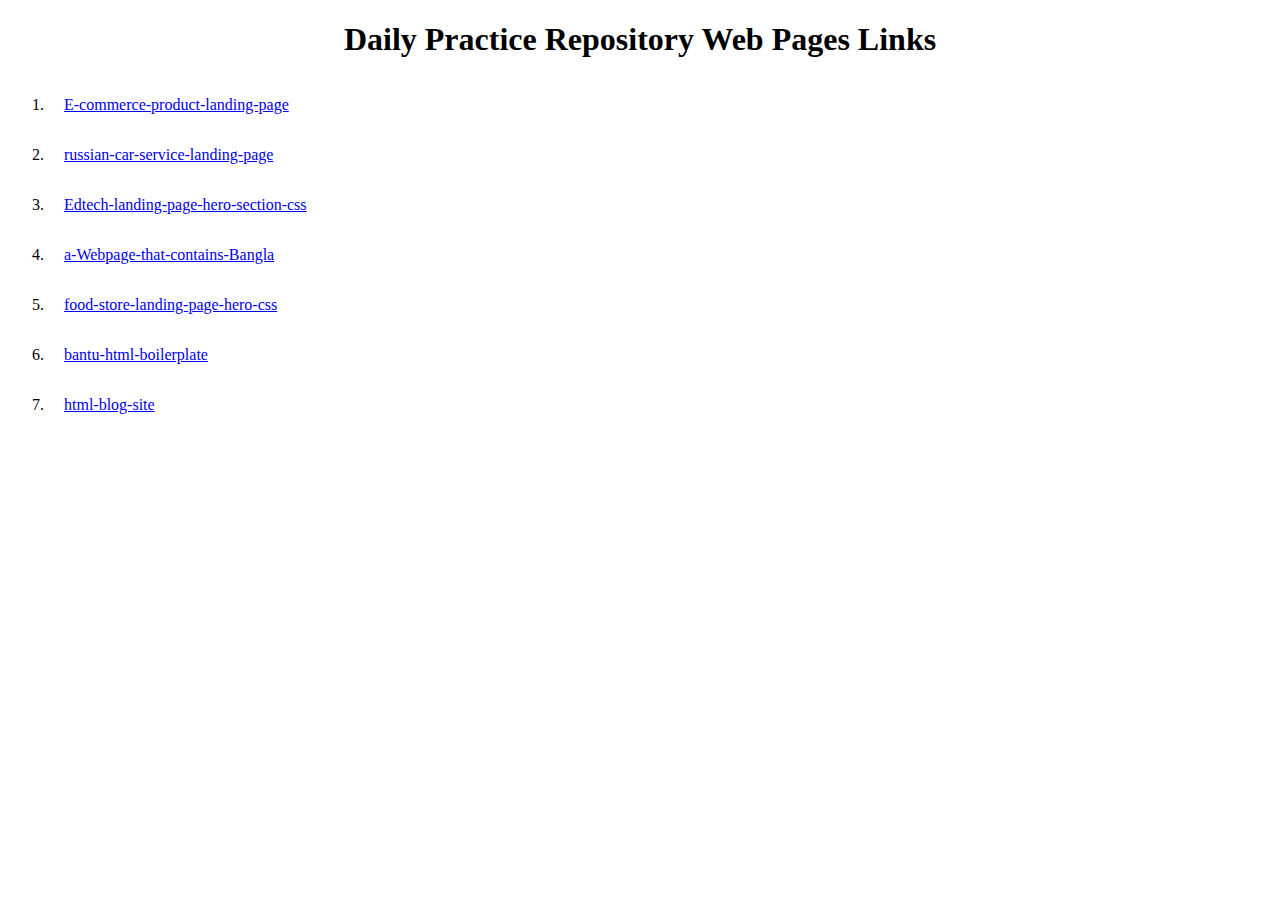
<file: index.html>
<!DOCTYPE html>
<html lang="en">
<head>
    <meta charset="UTF-8">
    <meta name="viewport" content="width=device-width, initial-scale=1.0">
    <title>Web Pages Links</title>
    <style>
      h1{
        text-align: center;
      }
      ol>li{
        padding: 16px;
        font-size: medium;
      }
      li:hover{
        color: white;
        background: gray;
      }
    </style>
</head>
<body>
    


  <h1>Daily Practice Repository Web Pages Links</h1>

  <ol>
    <li><a href="https://tanjilhasaan.github.io/daily-practice/E-commerce-product-landing-page">E-commerce-product-landing-page</a></li>
    <li><a href="https://tanjilhasaan.github.io/daily-practice/russian-car-service-landing-page">russian-car-service-landing-page</a></li>
    <li><a href="https://tanjilhasaan.github.io/daily-practice/Edtech-landing-page-hero-section-css">Edtech-landing-page-hero-section-css</a></li>
    <li><a href="https://tanjilhasaan.github.io/daily-practice/a-Webpage-that-contains-Bangla">a-Webpage-that-contains-Bangla</a></li>
    <li><a href="https://tanjilhasaan.github.io/daily-practice/food-store-landing-page-hero-css">food-store-landing-page-hero-css</a></li>
    
    <li><a href="https://tanjilhasaan.github.io/daily-practice/bantu-html-boilerplate">bantu-html-boilerplate</a></li>
    <li><a href="https://tanjilhasaan.github.io/daily-practice/html-blog-site">html-blog-site</a></li>
  </ol>







</body>
</html>
</file>
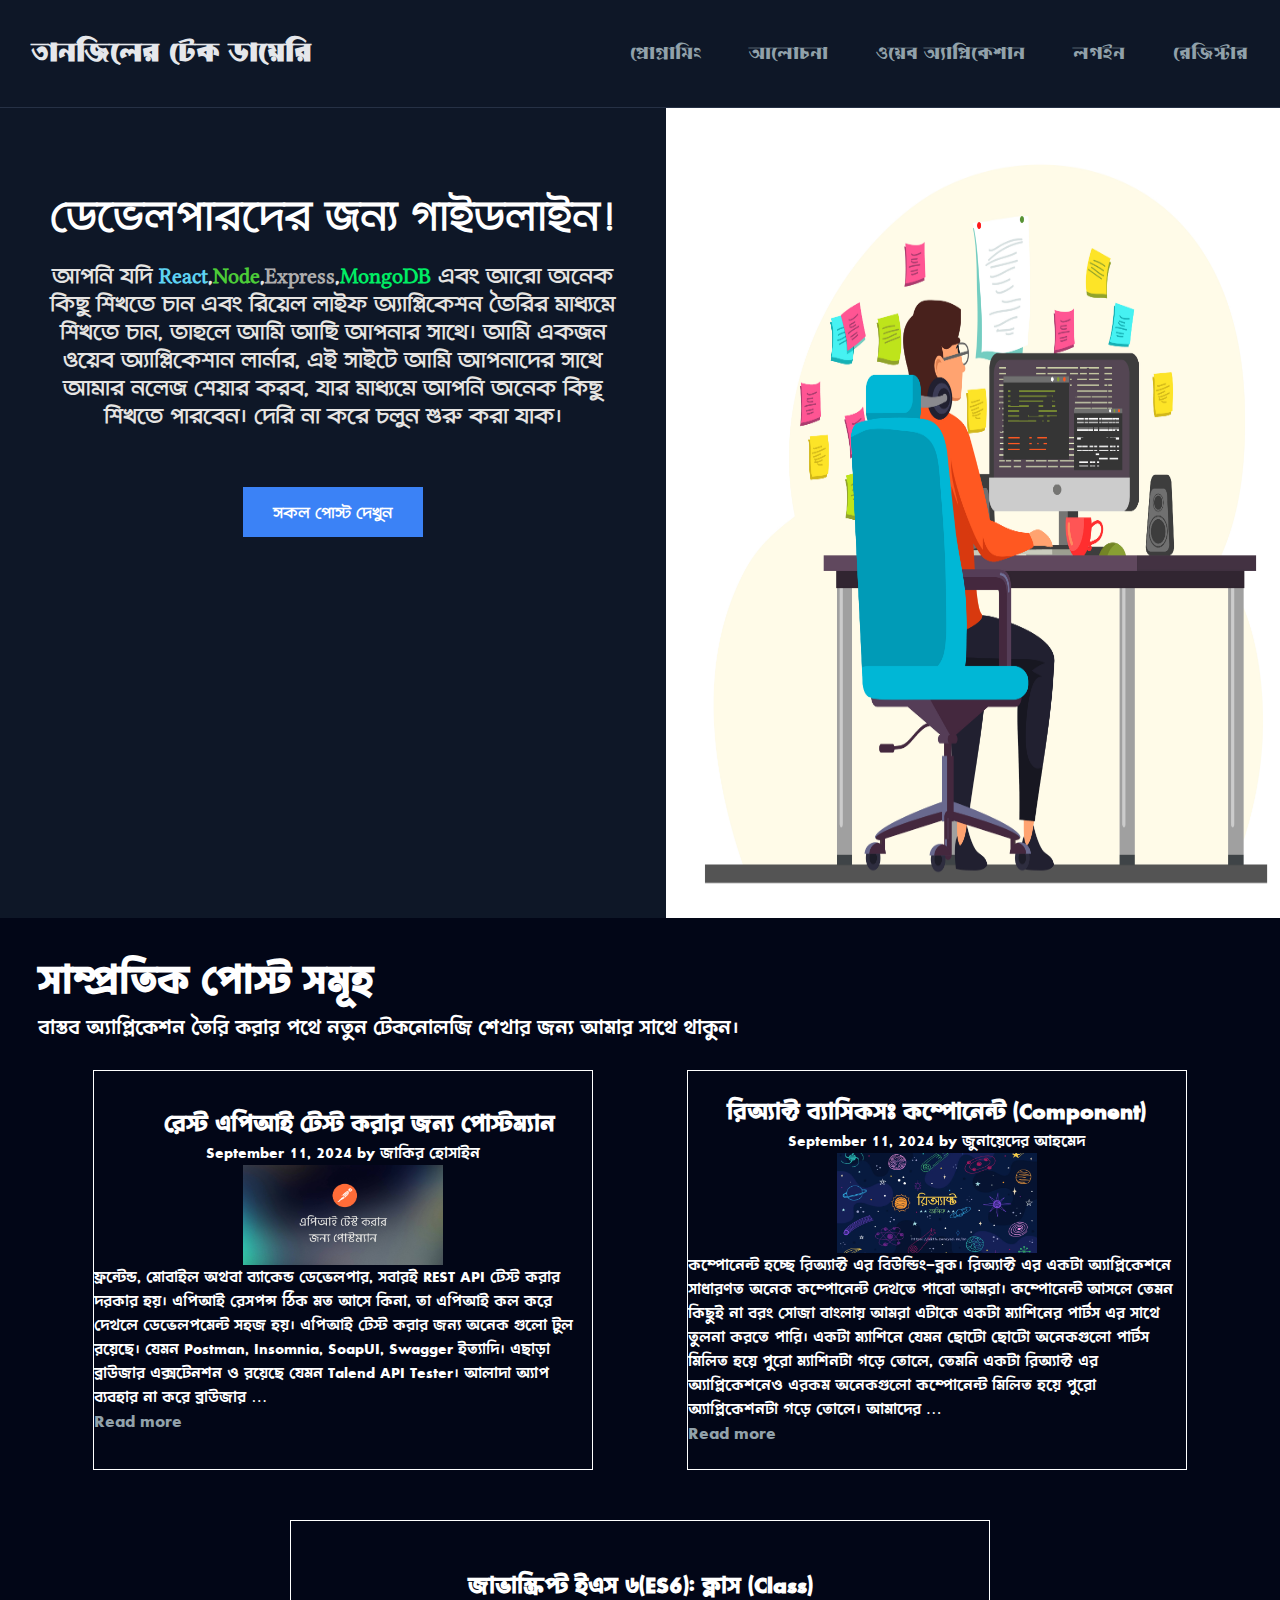
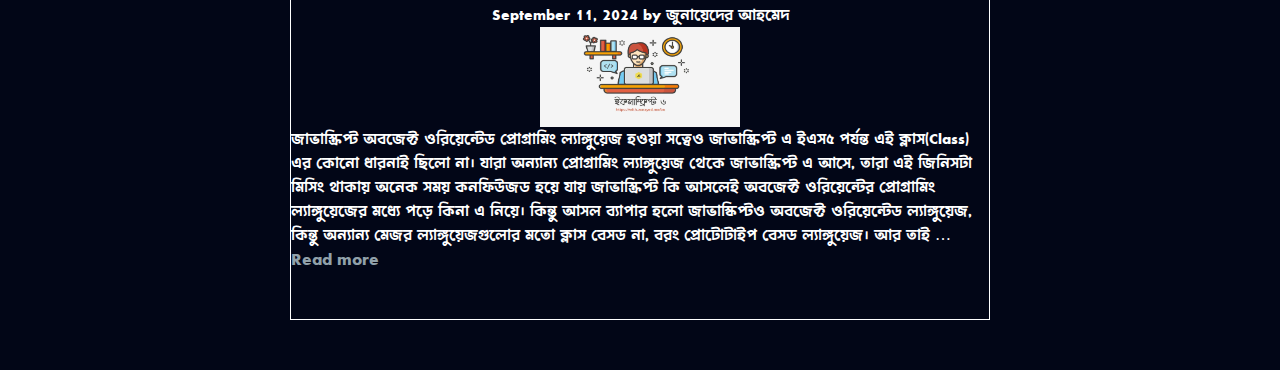
<file: a-Webpage-that-contains-Bangla/index.html>
<!DOCTYPE html>
<html lang="en">
  <head>
    <meta charset="UTF-8" />
    <meta name="viewport" content="width=device-width, initial-scale=1.0" />
    <title>তানজিলের টেক ডায়েরি</title>
    <link
      rel="stylesheet"
      href="https://cdnjs.cloudflare.com/ajax/libs/font-awesome/6.6.0/css/all.min.css"
      integrity="sha512-Kc323vGBEqzTmouAECnVceyQqyqdsSiqLQISBL29aUW4U/M7pSPA/gEUZQqv1cwx4OnYxTxve5UMg5GT6L4JJg=="
      crossorigin="anonymous"
      referrerpolicy="no-referrer"
    />
    <link rel="stylesheet" href="style.css" />
  </head>

  <body>
    <!-- Header Section -->

    <header class="header-section">
      <div class="header">
        <div class="logo">তানজিলের টেক ডায়েরি</div>
        <nav class="navbar">
          <ul>
            <li class="item-6">
              <a href="#"><i class="fa-solid fa-magnifying-glass"></i></a>
            </li>
            <li class="item-1"><a href="#">প্রোগ্রামিং</a></li>
            <li class="item-2"><a href="#">আলোচনা</a></li>
            <li class="item-3"><a href="#">ওয়েব অ্যাপ্লিকেশান </a></li>
            <li class="item-4"><a href="#">লগইন</a></li>
            <li class="item-5"><a href="#"> রেজিস্টার</a></li>
          </ul>
        </nav>
      </div>
    </header>
    <!-- Header Section End-->

    <!-- Hero Section Start -->
    <div class="hero-section">
      <div class="hero">
        <div class="hero-about">
          <h1 class="hero-headline">ডেভেলপারদের জন্য গাইডলাইন!</h1>
          <p class="hero-para">
            আপনি যদি <span class="react">React</span>,<span class="node"
              >Node</span
            >,<span class="express">Express</span>,<span class="mongodb"
              >MongoDB</span
            >
            এবং আরো অনেক কিছু শিখতে চান এবং রিয়েল লাইফ অ্যাপ্লিকেশন তৈরির
            মাধ‍্যমে শিখতে চান, তাহলে আমি আছি আপনার সাথে। আমি একজন ওয়েব
            অ্যাপ্লিকেশান লার্নার, এই সাইটে আমি আপনাদের সাথে আমার নলেজ শেয়ার
            করব, যার মাধ‍্যমে আপনি অনেক কিছু শিখতে পারবেন। দেরি না করে চলুন শুরু
            করা যাক।
          </p>
          <button class="hero-button" type="button">
            সকল পোস্ট দেখুন <i class="fa-solid fa-arrow-right"></i>
          </button>
        </div>
        <div class="hero-back-img">
          <img src="./asset/programmar-working.jpg" alt="" />
        </div>
      </div>
    </div>
    <!-- Hero Section End -->

    <!-- Recent Posts Section -->

    <div class="recent-post-section">
      <div class="recent-post">
        <div class="recent-post-head">
          <h2 class="recent-post-head-title">সাম্প্রতিক পোস্ট সমূহ</h2>
          <p class="about-post">
            বাস্তব অ্যাপ্লিকেশন তৈরি করার পথে নতুন টেকনোলজি শেখার জন্য আমার সাথে
            থাকুন।
          </p>
        </div>

        <div class="Post-area">
          <div class="postOne">
            <h4 class="post-heading">রেস্ট এপিআই টেস্ট করার জন্য পোস্টম্যান</h4>
            <div class="writer">September 11, 2024 by জাকির হোসাইন</div>
            <img class="post-img" src="./asset/Postman-api-test.jpeg" alt="" />
            <p class="post-para">
              ফ্রন্টেন্ড, মোবাইল অথবা ব্যাকেন্ড ডেভেলপার, সবারই REST API টেস্ট
              করার দরকার হয়। এপিআই রেসপন্স ঠিক মত আসে কিনা, তা এপিআই কল করে
              দেখলে ডেভেলপমেন্ট সহজ হয়। এপিআই টেস্ট করার জন্য অনেক গুলো টুল
              রয়েছে। যেমন Postman, Insomnia, SoapUI, Swagger ইত্যাদি। এছাড়া
              ব্রাউজার এক্সটেনশন ও রয়েছে যেমন Talend API Tester। আলাদা অ্যাপ
              ব্যবহার না করে ব্রাউজার … <a href="#">Read more</a>
            </p>
          </div>
          <div class="postTwo">
            <h4 class="post-heading">
              রিঅ্যাক্ট ব্যাসিকসঃ কম্পোনেন্ট (Component)
            </h4>
            <div class="writer">September 11, 2024 by জুনায়েদের আহমেদ</div>
            <img class="post-img" src="./asset/react-componet-learning.webp" alt="" />
            <p class="post-para">
              কম্পোনেন্ট হচ্ছে রিঅ্যাক্ট এর বিউল্ডিং-ব্লক। রিঅ্যাক্ট এর একটা
              অ্যাপ্লিকেশনে সাধারণত অনেক কম্পোনেন্ট দেখতে পাবো আমরা। কম্পোনেন্ট
              আসলে তেমন কিছুই না বরং সোজা বাংলায় আমরা এটাকে একটা ম্যাশিনের
              পার্টস এর সাথে তুলনা করতে পারি। একটা ম্যাশিনে যেমন ছোটো ছোটো
              অনেকগুলো পার্টস মিলিত হয়ে পুরো ম্যাশিনটা গড়ে তোলে, তেমনি একটা
              রিঅ্যাক্ট এর অ্যাপ্লিকেশনেও এরকম অনেকগুলো কম্পোনেন্ট মিলিত হয়ে
              পুরো অ্যাপ্লিকেশনটা গড়ে তোলে। আমাদের … <a href="#">
                Read more</a>
            </p>
          </div>
          <div class="postThree">
            <h4 class="post-heading">
              জাভাস্ক্রিপ্ট ইএস ৬(ES6): ক্লাস (Class)
            </h4>
            <div class="writer">September 11, 2024 by জুনায়েদের আহমেদ</div>
            <img class="post-img" src="./asset/ecmascript-es6-class.webp" alt="" />
            <p class="post-para">
              জাভাস্ক্রিপ্ট অবজেক্ট ওরিয়েন্টেড প্রোগ্রামিং ল্যাঙ্গুয়েজ হওয়া
              সত্বেও জাভাস্ক্রিপ্ট এ ইএস৫ পর্যন্ত এই ক্লাস(Class) এর কোনো ধারনাই
              ছিলো না। যারা অন্যান্য প্রোগ্রামিং ল্যাঙ্গুয়েজ থেকে জাভাস্ক্রিপ্ট
              এ আসে, তারা এই জিনিসটা মিসিং থাকায় অনেক সময় কনফিউজড হয়ে যায়
              জাভাস্ক্রিপ্ট কি আসলেই অবজেক্ট ওরিয়েন্টের প্রোগ্রামিং
              ল্যাঙ্গুয়েজের মধ্যে পড়ে কিনা এ নিয়ে। কিন্তু আসল ব্যাপার হলো
              জাভাস্কিপ্টও অবজেক্ট ওরিয়েন্টেড ল্যাঙ্গুয়েজ, কিন্তু অন্যান্য মেজর
              ল্যাঙ্গুয়েজগুলোর মতো ক্লাস বেসড না, বরং প্রোটোটাইপ বেসড
              ল্যাঙ্গুয়েজ। আর তাই …<a href="#">
                Read more</a>
            </p>
          </div>
        </div>
      </div>
    </div>

    <!-- Recent Posts Section End -->
  </body>
</html>
</file>
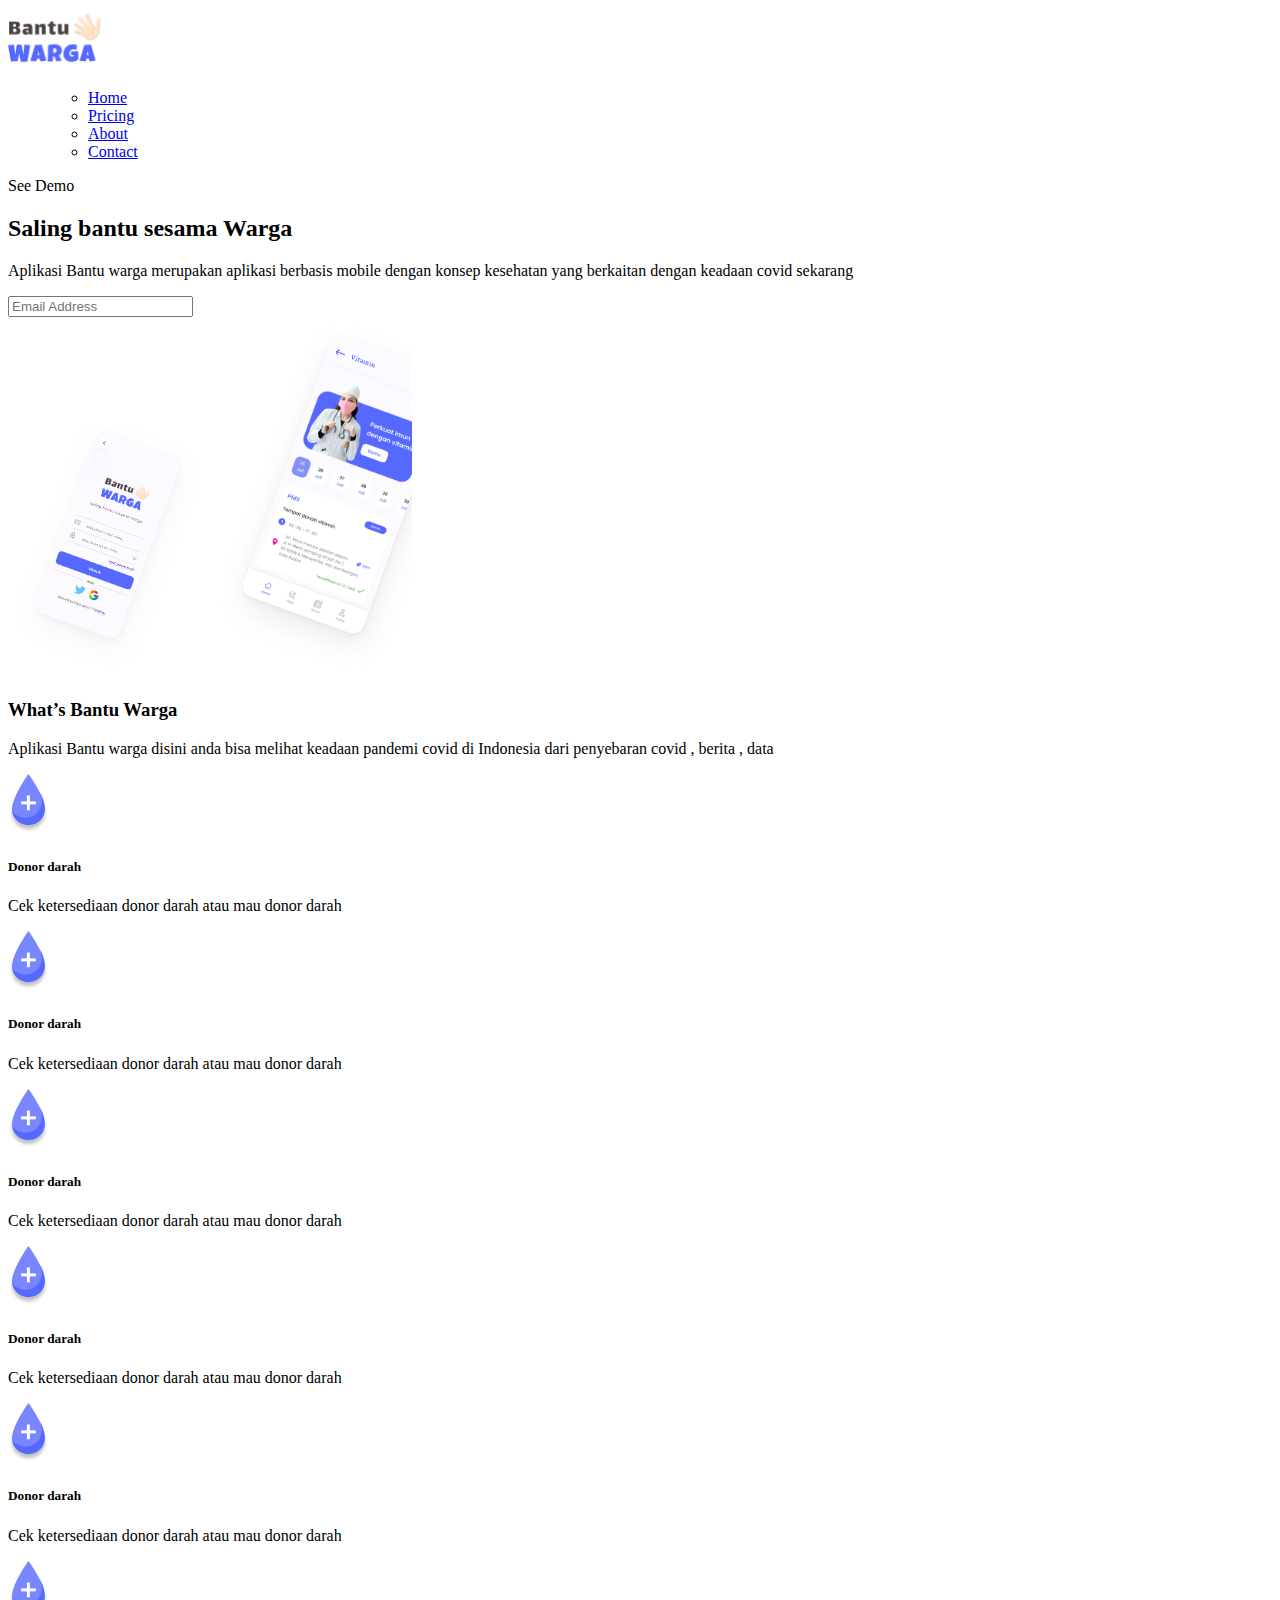
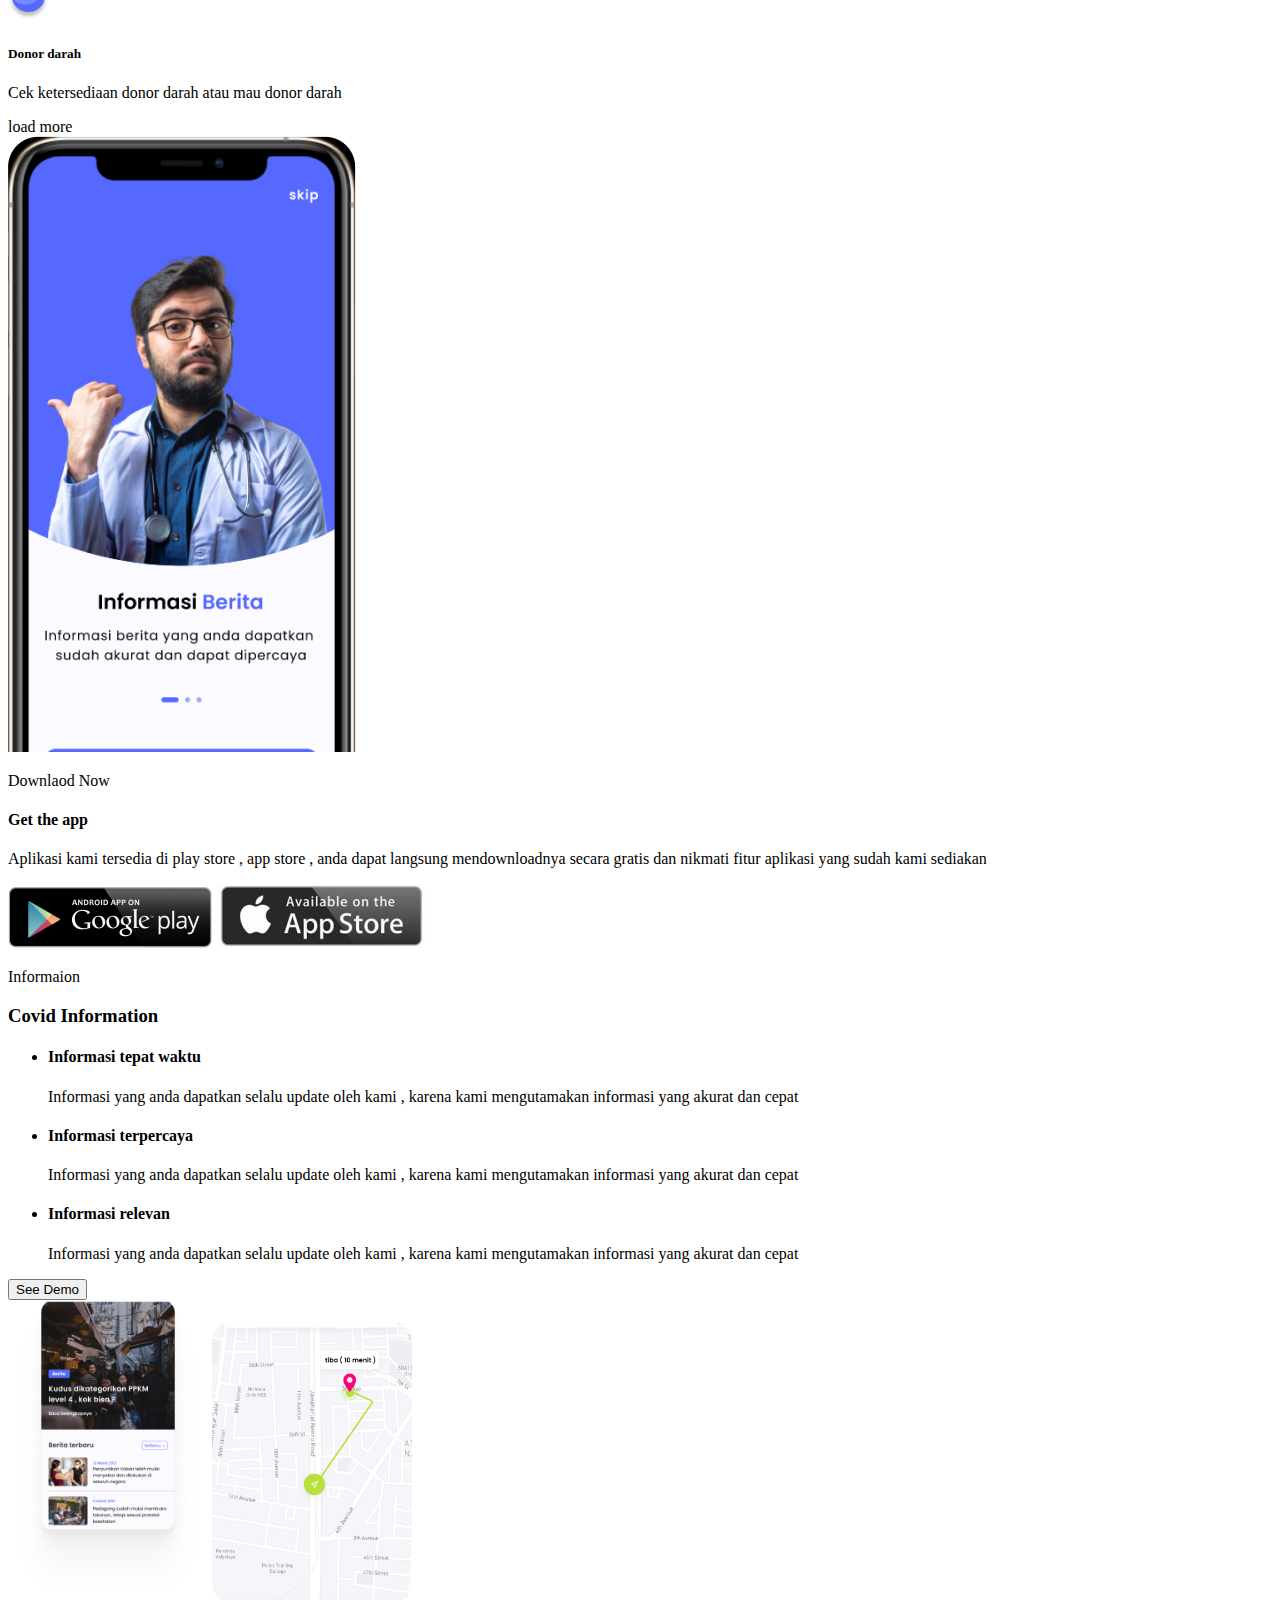
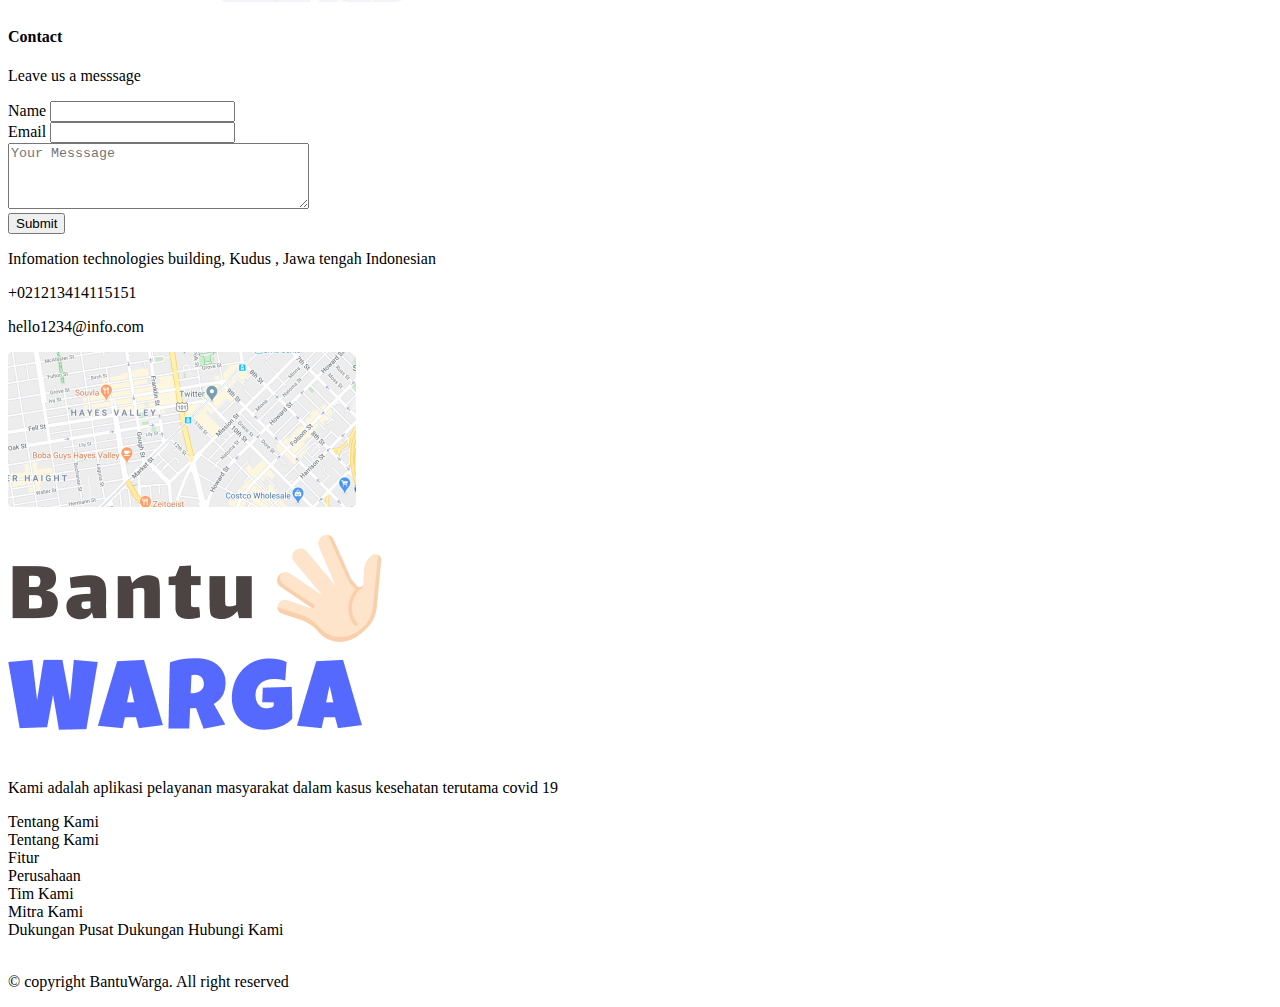
<file: bantu-html-boilerplate/index.html>
<!DOCTYPE html>
<html lang="en">
<head>
    <meta charset="UTF-8">
    <meta name="viewport" content="width=device-width, initial-scale=1.0">
    <title>Document</title>
</head>
<body>

<!-- Header Section  -->
<div class="header-area">

    <header class="header">

        <div class="logo"> 
            <img src="./assets/bantu-logo.png" alt="Bantu logo" width="100">
        </div>
        <menu class="menu">
            <ul>
                <li><a href="#">Home</a></li>
                <li><a href="#">Pricing</a></li>
                <li><a href="#">About</a></li>
                <li><a href="#">Contact</a></li>
            </ul>
        </menu>
        <div class="seeDemo-text">
            <p>See Demo</p>
        </div>
    </header>

</div>



  <!-- Hero Section -->
  <div class="hero-section">

   <div class="hero">
    <div class="hero-text">
        <h2> <span class="highlight">Saling  </span>
            bantu
            sesama <span class="highlight">Warga</span> </h2>
        <p>Aplikasi Bantu warga merupakan aplikasi berbasis mobile dengan konsep kesehatan
             yang berkaitan dengan keadaan covid sekarang</p>
    </div>
    <div class="hero-email"> 
        <form>
            <input type="email" name="email" id="email" placeholder="Email Address">
        </form>
    </div>
    <div class="hero-img">
        <img src="./assets/Welcome.png" alt="Welcome Image" width="200">
        <img src="./assets/Vitamin.png" alt=" Welcome Vitamin Image" width="200">
    </div>
   </div>
  </div>



  <!-- Service Area -->

  <div class="service-section">
    <div class="service">
        <div class="service-head">
            <h3 class="service-headline">What’s Bantu Warga</h3>
            <p>Aplikasi Bantu warga disini anda bisa melihat keadaan pandemi 
                 covid di Indonesia dari penyebaran covid , berita , data  </p>
        </div>

        <div class="service-cards">
            <div class="aloneCard">
                <img src="./assets/cardOne.png" alt="blood group">
                <h5>Donor darah</h5>
                <p>Cek ketersediaan donor darah atau mau donor darah</p>
            </div>
            <div class="aloneCard">
                <img src="./assets/cardOne.png" alt="blood group">
                <h5>Donor darah</h5>
                <p>Cek ketersediaan donor darah atau mau donor darah</p>
            </div>
            <div class="aloneCard">
                <img src="./assets/cardOne.png" alt="blood group">
                <h5>Donor darah</h5>
                <p>Cek ketersediaan donor darah atau mau donor darah</p>
            </div>
            <div class="aloneCard">
                <img src="./assets/cardOne.png" alt="blood group">
                <h5>Donor darah</h5>
                <p>Cek ketersediaan donor darah atau mau donor darah</p>
            </div>
            <div class="aloneCard">
                <img src="./assets/cardOne.png" alt="blood group">
                <h5>Donor darah</h5>
                <p>Cek ketersediaan donor darah atau mau donor darah</p>
            </div>
            <div class="aloneCard">
                <img src="./assets/cardOne.png" alt="blood group">
                <h5>Donor darah</h5>
                <p>Cek ketersediaan donor darah atau mau donor darah</p>
            </div>

             <div class="button"> load more</div>

        </div>
    </div>
  </div>





  <!-- App Area -->

  <div class="app-section">

    <div class="app">
        <div class="app-banner">
          <img src="./assets/app-banner.png" alt="app banner">
        </div>
        <div class="app-text">
            <p> Downlaod Now</p>
            <h4>Get the app</h4>
            <p>Aplikasi kami tersedia di play store , app store , anda dapat langsung
              mendownloadnya secara gratis dan nikmati fitur aplikasi yang sudah kami sediakan</p>
        </div>
        <div class="apps-store">
            <img src="./assets/Playstore.png" alt="Playstore">
            <img src="./assets/Appstore (1).png" alt="Appstore">
        </div>
    </div>
  </div>




  <!-- Informaion Area -->
  <div class="informaion-section">
    <div class="Informaion">
        <div class="heading">
            <p>Informaion</p>
            <h3>Covid Information</h4>
            
                <div class="infoList">
                    <ul>
                        <li>
                            <h4>Informasi tepat waktu</h4>
                            <p>Informasi yang anda dapatkan selalu update oleh kami , karena 
                                kami mengutamakan informasi yang akurat dan cepat </p>
                        </li>
                        <li>
                            <h4>Informasi terpercaya</h4>
                            <p>Informasi yang anda dapatkan selalu update oleh kami , karena 
                                kami mengutamakan informasi yang akurat dan cepat </p>
                        </li>
                        <li>
                            <h4>Informasi relevan</h4>
                            <p>Informasi yang anda dapatkan selalu update oleh kami , karena 
                                kami mengutamakan informasi yang akurat dan cepat </p>
                        </li>
                    </ul>
                </div>
                <button class="seeDemo-text">See Demo</button>
        </div>

        <div class="img">
            <img src="./assets/Berita page 1.png" alt=" Berita" width="200">
            <img src="./assets/Data page-1 1.png" alt="" width="200">
        </div>

    </div>
  </div>


  <!-- Contact Area -->

  <div class="contact-section">
    <div class="contact">
        <div class="title">
            <h4>Contact</h4>
        </div>
        <div class="contact-form">
        <p>Leave us a messsage</p>
        <form>
            <label for="name">Name</label>
            <input type="text" name="name" id="name">  <br>
            <label for="email">Email</label>
            <input type="text" id="email"> <br>
            <textarea name="text" id="text" placeholder="Your Messsage" rows="4" cols="35"></textarea> <br>

          <input type="button" value="Submit">
        </form>
            
        </div>

        <div class="contact-address">
            <p class="Address">Infomation technologies building,
                Kudus , Jawa tengah Indonesian</p>

                <p class="number">+021213414115151</p>
                <p class="Email">hello1234@info.com</p>

                <img src="./assets/contact-map.png" alt="contact map">
        </div>
    </div>
  </div>



  <!-- Footer Area -->

  <footer class="footer-section">

    <div class="footer">
        <div class="footerInfo">
            <img src="./assets/bantu-logo.png" alt="logo">
            <p>Kami adalah  aplikasi pelayanan
                masyarakat dalam kasus kesehatan
                terutama covid 19</p>

        </div>
        <div class="footer-links">

            <div class="linkOne">
                <span>Tentang Kami</span> <br>
                <span>Tentang Kami</span><br>
                <span>Fitur</span>
            </div>
            <div class="linkTwo">
             <span>Perusahaan</span><br>
             <span>Tim Kami</span><br>
             <span>Mitra Kami</span><br>
            </div>
        <div class="linkThree">
            <span>Dukungan</span>
            <span>Pusat Dukungan</span>
            <span>Hubungi Kami</span>
        </div> <br>
         <div class="copyright-text">
            <p> &copy; copyright BantuWarga. All right reserved</p>
         </div>
        </div>
    </div>
  </footer>


    
</body>
</html>
</file>
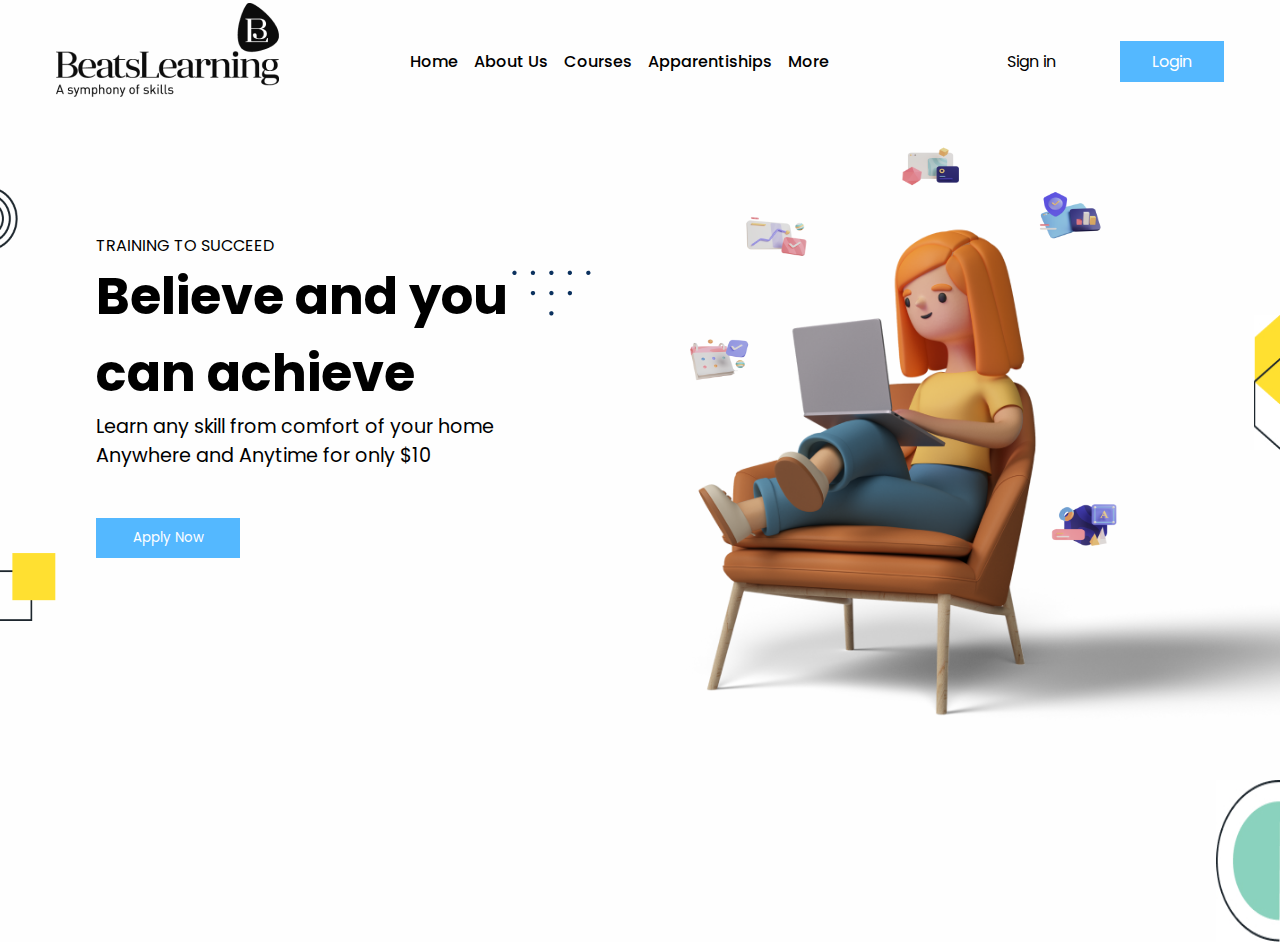
<file: Edtech-landing-page-hero-section-css/index.html>
<!DOCTYPE html>
<html lang="en">
  <head>
    <meta charset="UTF-8" />
    <meta name="viewport" content="width=device-width, initial-scale=1.0" />
    <title>Document</title>
    <link rel="stylesheet" href="style.css" />

    <!-- Font Awsome -->
    <link
      rel="stylesheet"
      href="https://cdnjs.cloudflare.com/ajax/libs/font-awesome/6.6.0/css/all.min.css"
      integrity="sha512-Kc323vGBEqzTmouAECnVceyQqyqdsSiqLQISBL29aUW4U/M7pSPA/gEUZQqv1cwx4OnYxTxve5UMg5GT6L4JJg=="
      crossorigin="anonymous"
      referrerpolicy="no-referrer"
    />

    <!-- Google Fonts -->
    <link rel="preconnect" href="https://fonts.googleapis.com" />
    <link rel="preconnect" href="https://fonts.gstatic.com" crossorigin />
    <link
      href="https://fonts.googleapis.com/css2?family=Poppins:ital,wght@0,100;0,200;0,300;0,400;0,500;0,600;0,700;0,800;0,900;1,100;1,200;1,300;1,400;1,500;1,600;1,700;1,800;1,900&display=swap"
      rel="stylesheet"
    />
  </head>
  <body>
    <div class="header-section">
      <nav class="navbar container">
        <div class="logo">
          <img src="./images/logo.png" alt="" />
        </div>
        <ul>
          <li class="navList-1"><a href="#">Home</a></li>
          <li class="navList-2"><a href="#">About Us</a></li>
          <li class="navList-3"><a href="#">Courses</a></li>
          <li class="navList-4"><a href="#">Apparentiships</a></li>
          <li class="navList-5"><a href="#">More</a></li>
        </ul>

        <div class="actions">
          <div class="sign-in">Sign in</div>
          <div class="login">Login</div>
        </div>
      </nav>
    </div>

    <!-- Header End -->

    <!-- Hero section Start -->

    <div class="hero-section">
      <div class="hero">
        <div class="hero-left">
          <div class="hero-left-images">
            <img
              class="hero-left-side-top"
              src="./images/hero-left-side-top.png"
              alt=""
            />
            <img
              class="hero-left-side-bottom"
              src="./images/hero-left-side-bottom.png"
              alt=""
            />
          </div>
          <div class="hero-left-text">
            <span class="hero-left-title">TRAINING TO SUCCEED </span>
            <h1 class="hero-headline">
              Believe and you <br />
              can achieve
            </h1>
            <p class="hero-para">
              Learn any skill from comfort of your home <br />
              Anywhere and Anytime for only $10
            </p>
            <button class="hero-button" type="button">
              Apply Now <i class="fa-solid fa-arrow-right"></i>
            </button>
          </div>
        </div>

        <div class="hero-right">
          <img
            class="left-top-dot-vector"
            src="./images/left-top-dot-vector.png"
            alt=""
          />
          <div class="hero-main-vector-side-img">
            <img
              class="hero-vector-right-side-top"
              src="./images/hero-vector-right-side-top.jpg"
              alt=""
            />
            <img
              class="hero-vector-right-side-bottom"
              src="./images/hero-vector-right-side-bottom.jpg"
              alt=""
            />
          </div>

          <div class="hero-right-top-images">
            <img
              class="hero-img-one-vectorSide"
              src="./images/hero-img-one-vectorSide.png"
              alt=""
            />
            <img
              class="hero-img-two-vectorSide"
              src="./images/hero-img-two-vectorSide.png"
              alt=""
            />
            <img
              class="hero-img-three-vectorSide"
              src="./images/hero-img-three-vectorSide.png"
              alt=""
            />
            <img
              class="hero-img-four-vectorSide"
              src="./images/hero-img-four-vectorSide.png"
              alt=""
            />
          </div>
          <div class="hero-img-five-vectorSide">
            <img class="" src="./images/hero-img-five-vectorSide.png" alt="" />
          </div>
          <div class="hero-main-vector">
            <img src="./images/hero-vector.png" alt="" />
          </div>
        </div>
      </div>
    </div>
  </body>
</html>
</file>
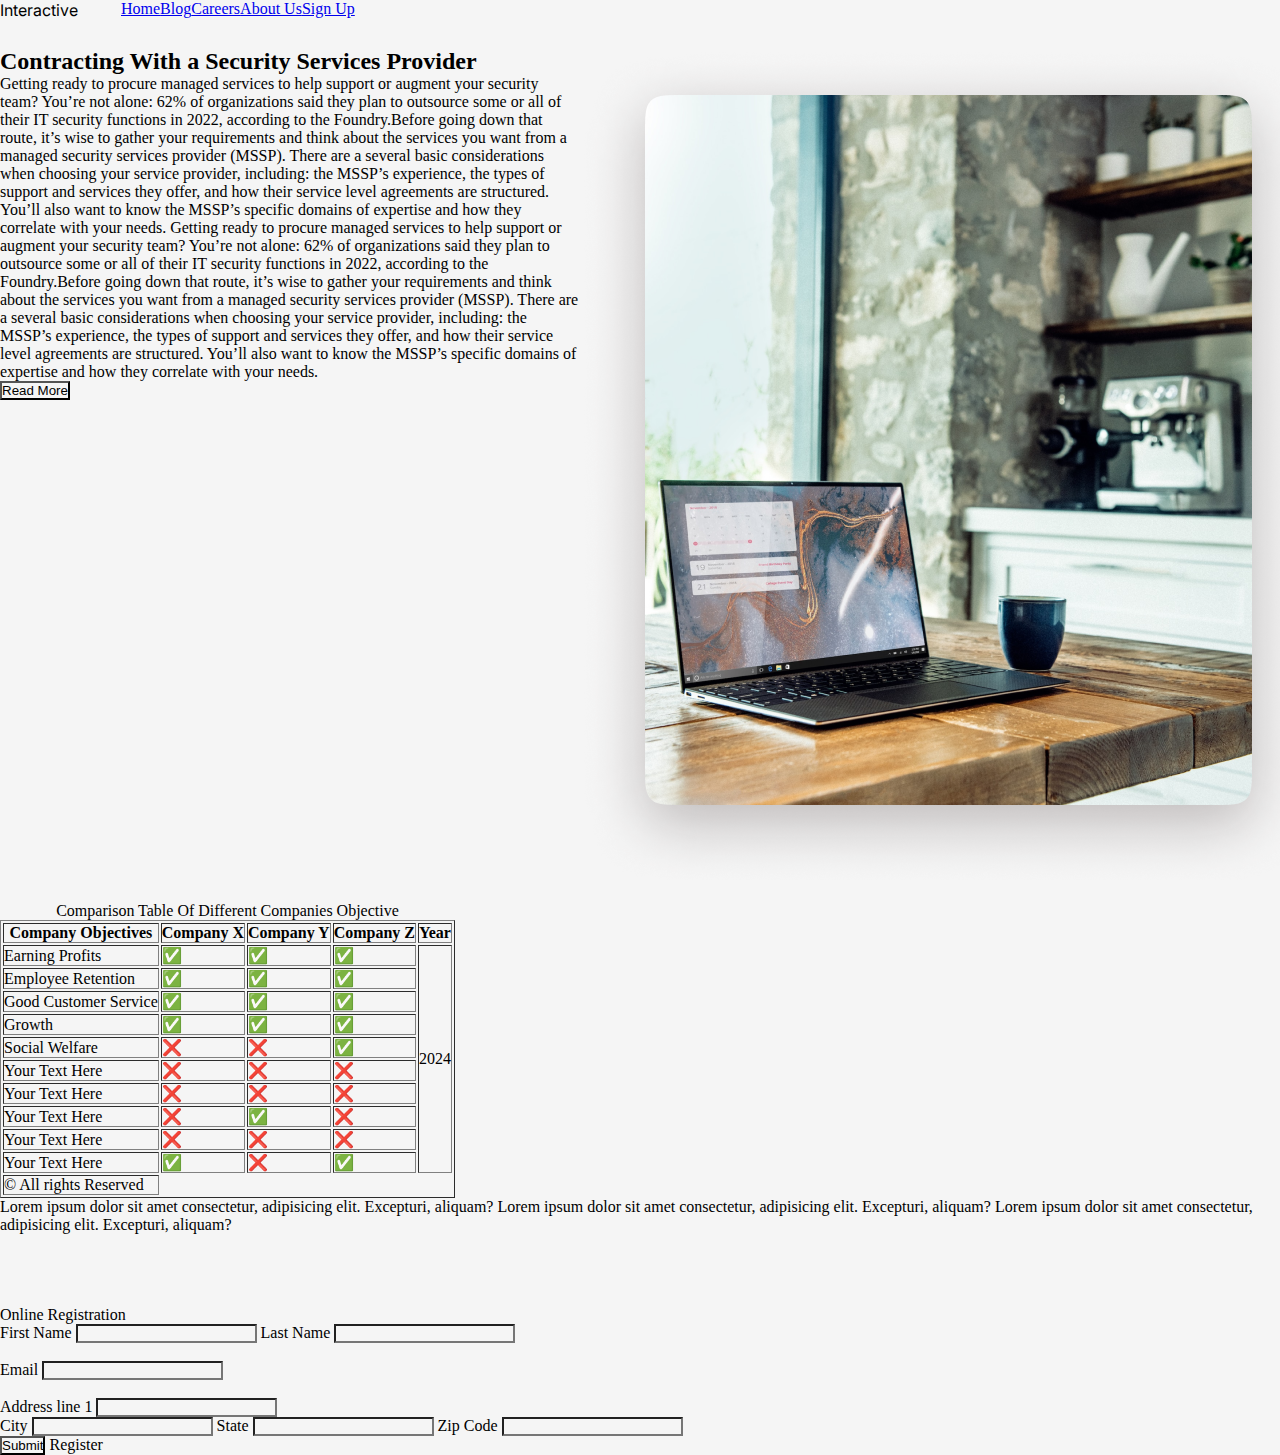
<file: html-blog-site/index.html>
<!DOCTYPE html>
<html lang="en">
  <head>
    <meta charset="UTF-8" />
    <meta name="viewport" content="width=device-width, initial-scale=1.0" />
    <title>Document</title>
    <link rel="stylesheet" href="style.css" />
    <link rel="preconnect" href="https://fonts.googleapis.com" />
    <link rel="preconnect" href="https://fonts.gstatic.com" crossorigin />
    <link
      href="https://fonts.googleapis.com/css2?family=Inter:ital,opsz,wght@0,14..32,100..900;1,14..32,100..900&display=swap"
      rel="stylesheet"
    />
  </head>
  <body>
    <header style="display: flex; flex-direction: row">
      <div class="logo">Interactive</div>

      <nav>
        <ul
          style="
            text-decoration: none;
            list-style: none;
            display: flex;
            align-content: space-between;
          "
        >
          <li><a href="#">Home</a></li>
          <li><a href="#">Blog</a></li>
          <li><a href="#">Careers</a></li>
          <li><a href="#">About Us</a></li>
          <li><a href="#">Sign Up</a></li>
        </ul>
      </nav>
    </header>





  <!-- Hero Section Start From Here -->

    <div class="hero-section">
      <div class="hero-content">
        <h2>Contracting With a Security Services Provider</h2>
        <p>
          Getting ready to procure managed services to help support or augment
          your security team? You’re not alone: 62% of organizations said they
          plan to outsource some or all of their IT security functions in 2022,
          according to the Foundry.Before going down that route, it’s wise to
          gather your requirements and think about the services you want from a
          managed security services provider (MSSP). There are a several basic
          considerations when choosing your service provider, including: the
          MSSP’s experience, the types of support and services they offer, and
          how their service level agreements are structured. You’ll also want to
          know the MSSP’s specific domains of expertise and how they correlate
          with your needs.
          Getting ready to procure managed services to help support or augment
          your security team? You’re not alone: 62% of organizations said they
          plan to outsource some or all of their IT security functions in 2022,
          according to the Foundry.Before going down that route, it’s wise to
          gather your requirements and think about the services you want from a
          managed security services provider (MSSP). There are a several basic
          considerations when choosing your service provider, including: the
          MSSP’s experience, the types of support and services they offer, and
          how their service level agreements are structured. You’ll also want to
          know the MSSP’s specific domains of expertise and how they correlate
          with your needs.
        </p>

        <button>Read More</button>
      </div>

      <div class="heroImage">
        <img src=".\hero-image.png" alt="" />
      </div>
    </div>
    <br>

   
    <!-- Table Section  -->


    <table border="1">
      <caption> Comparison Table Of Different Companies Objective </caption>
      <thead>
        <th>Company Objectives</th>
        <th>Company X</th>
        <th>Company Y</th>
        <th>Company Z</th>
        <th>Year</th>
      </thead>
      <tbody>
        <tr>
           <td>Earning Profits</td>
           <td>✅</td>
           <td>✅</td>
           <td>✅</td>
           <td rowspan="10">2024</td>
        </tr>
        <tr>
          <td>Employee Retention</td>
          <td>✅</td>
           <td>✅</td>
           <td>✅</td>
        </tr>
        <tr>
          <td>Good Customer Service</td>
          <td>✅</td>
           <td>✅</td>
           <td>✅</td>
        </tr>
        <tr>
          <td>Growth</td>
          <td>✅</td>
           <td>✅</td>
           <td>✅</td>
        </tr>
        <tr>
          <td>Social Welfare</td>
          <td>❌</td>
           <td>❌</td>
           <td>✅</td>
        </tr>
        <tr>
          <td>Your Text Here</td>
          <td>❌</td>
           <td>❌</td>
           <td>❌</td>
        </tr>
        <tr>
          <td>Your Text Here</td>
          <td>❌</td>
           <td>❌</td>
           <td>❌</td>
        </tr>
        <tr>
          <td>Your Text Here</td>
          <td>❌</td>
           <td>✅</td>
           <td>❌</td>
        </tr>
        <tr>
          <td>Your Text Here</td>
          <td>❌</td>
           <td>❌</td>
           <td>❌</td>
        </tr>
        <tr>
          <td>Your Text Here</td>
          <td>✅</td>
           <td>❌</td>
           <td>✅</td>
        </tr>
        <tr><td>&copy; All rights Reserved</td></tr>
      </tbody>



    </table>


   <p>Lorem ipsum dolor sit amet consectetur, adipisicing elit. Excepturi, aliquam?
    Lorem ipsum dolor sit amet consectetur, adipisicing elit. Excepturi, aliquam?
    Lorem ipsum dolor sit amet consectetur, adipisicing elit. Excepturi, aliquam?
   </p>
   <br>
   <br>
   <br>
   <br>

<!-- Form section -->

<form>

  <div class="form-heading">
   <p>Online Registration</p>
  </div>

 <div class="formName">
  <label for="FirstName">First Name</label>
  <input type="text" id="FirstName">
  <label for="LastName">Last Name</label>
  <input type="text" id="LastName">
 </div>
 <br>

 <div class="Email">

  <label for="Email"> Email</label>
  <input type="text" id="address">


 </div>
 <br>

<div class="address">
  <label for="address">Address line 1 </label>
  <input type="text" id="address">


</div>

<div class="location-others">

  <label for="city">City</label>
  <input type="text"  id="city">
  <label for="State">State</label>
  <input type="text"  id="State">
  <label for="Zip">Zip Code</label>
  <input type="text"  id="Zip">


</div>


<input type="submit"  id="submit">
<label for="submit">Register</label>

</form>



  </body>
</html>
</file>
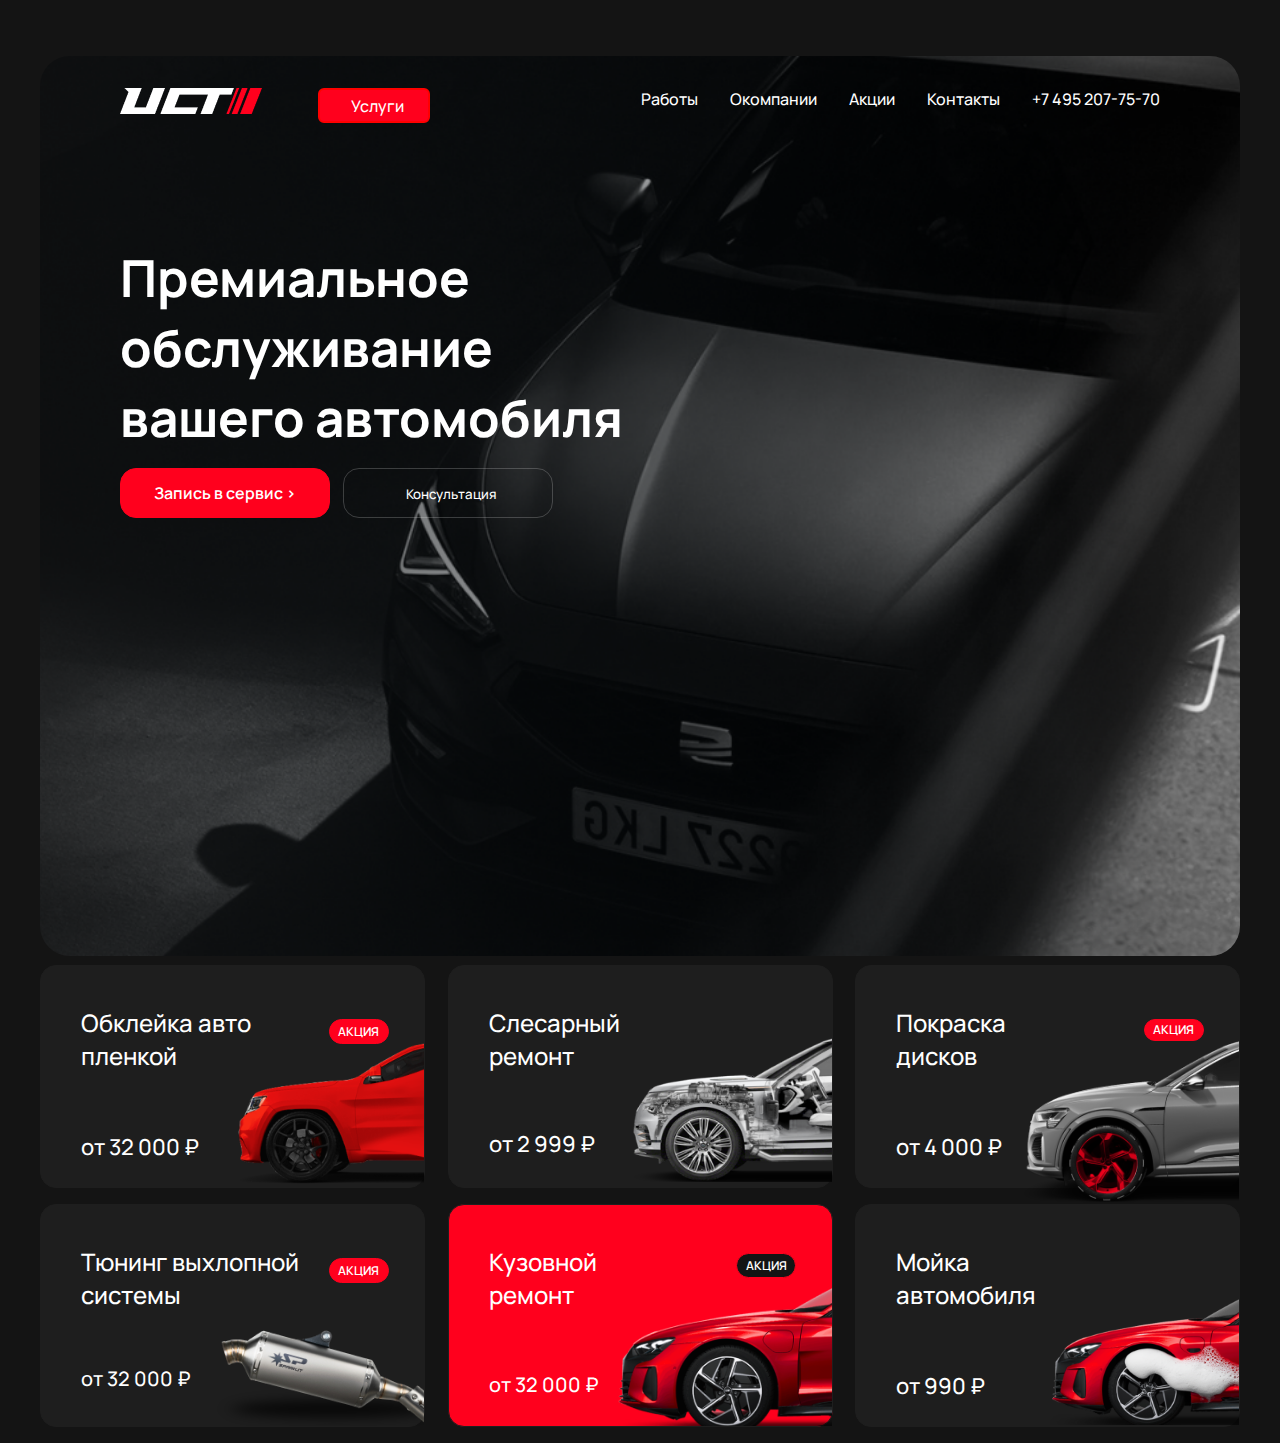
<file: russian-car-service-landing-page/index.html>
<!DOCTYPE html>
<html lang="en">

<head>
  <meta charset="UTF-8" />
  <meta name="viewport" content="width=device-width, initial-scale=1.0" />
  <title>Car Service</title>
  <link rel="stylesheet" href="https://cdnjs.cloudflare.com/ajax/libs/font-awesome/6.6.0/css/all.min.css"
    integrity="sha512-Kc323vGBEqzTmouAECnVceyQqyqdsSiqLQISBL29aUW4U/M7pSPA/gEUZQqv1cwx4OnYxTxve5UMg5GT6L4JJg=="
    crossorigin="anonymous" referrerpolicy="no-referrer" />
  <link rel="stylesheet" href="style.css" />
</head>

<body>


  <div class="container">
    <div class="header-hero-parent">

      <!-- Header Section Start -->

      <header class="header-section">
        <div class="header">
          <div class="header__left">
            <div class="header__logo">
              <img src="./img/logo.png" alt="logo" />
            </div>
            <div class="header__service-button"><i class="fa-solid fa-bars"></i></i> <span>Услуги</span></div>
          </div>

          <div class="nav-section">
            <nav class="navbar">
              <ul>
                <li class="nav__item-1"><a href="#">Работы</a></li>
                <li class="nav__item-2"><a href="#"> Окомпании</a></li>
                <li class="nav__item-3"><a href="#">Акции</a></li>
                <li class="nav__item-4"><a href="#">Контакты</a></li>
                <li class="nav__item-5">+7 495 207-75-70</li>
              </ul>
            </nav>
          </div>
        </div>
      </header>

      <!-- Header Section End -->

      <!-- Hero  Section Start -->


      <div class="hero-section">

        <div class="hero">
          <div class="hero__headline">
            <h1>Премиальное <br> обслуживание <br>
              вашего автомобиля</h1>
          </div>
          <div class="hero__button">
            <button type="button" class="hero__button-one">Запись в сервис ></button>
            <button type="button" class="hero__button-two"><i class="fa-regular fa-comment-dots"></i>
              Консультация</button>
          </div>
        </div>
      </div>

      <!-- Hero  Section end -->
    </div>
  </div>

  <!-- Car Service price section -->

  <div class=" service-price-section">
    <div class=" service-price">
      <div class=" service-card service-price__item-1">

        <div class="service-price__item-1__left">

          <div class="service-price__item-1__title">Обклейка авто 
            пленкой</div>
          <div class="service-price__item1__price">от 32 000 ₽</div>

        </div>
        <div class="service-price__item-1__right">

          <button type="button" class="service-price__item-1__button">АКЦИЯ</button>
          <img class="service-price__item1__img" src="./img/service-item-one.png" alt="Обклейка авто
      пленкой">
        </div>

      </div>
      <div class=" service-card service-price__item-2">

        <div class="service-price__item-2__left">

          <div class="service-price__item-2__title">Слесарный
            ремонт</div>
          <div class="service-price__item-2__price">от 2 999 ₽</div>

        </div>
        
         
          <img class="service-price__item-2__img " src="./img/service-item-two.png" alt="Обклейка авто
      пленкой">
       
      </div>

        <div class=" service-card service-price__item-3">

          <div class="service-price__item-3__left">

            <div class="service-price__item-3__title">Покраска
              дисков</div>
            <div class="service-price__item-3__price">от 4 000 ₽</div>

          </div>
          <div class="service-price__item-3__right">

            <button type="button" class="service-price__item-3__button">АКЦИЯ</button>
            <img class="service-price__item-3__img " src="./img/service-item-three.png" alt="Обклейка авто
        пленкой">
          </div>

        </div>
          <div class=" service-card service-price__item-4">

            <div class="service-price__item-4__left">

              <div class="service-price__item-4__title">Тюнинг выхлопной системы</div>
              <div class="service-price__item-4__price">от 32 000 ₽</div>

            </div>
            <div class="service-price__item-4__right">

              <button type="button" class="service-price__item-4__button">АКЦИЯ</button>
              <img class="service-price__item-4__img " src="./img/service-item-four.png" alt="Обклейка авто
        пленкой">
            </div>
          </div>
         
            <div class=" service-card service-price__item-5">

              <div class="service-price__item-5__left">

                <div class="service-price__item-5__title">Кузовной
                  ремонт</div>
                <div class="service-price__item-5__price">
                  от 32 000 ₽</div>

              </div>
              <div class="service-price__item-5__right">

                <button type="button" class="service-price__item-5__button">АКЦИЯ</button>
                <img class="service-price__item-5__img " src="./img/service-item-five.png" alt="Обклейка авто
        пленкой">
              </div>
            </div>
            <div class=" service-card service-price__item-6">

                <div class="service-price__item-6__left">

                  <div class="service-price__item-6__title">Мойка
                    автомобиля</div>
                  <div class="service-price__item-6__price">от 990 ₽</div>

                </div>
                <div class="service-price__item-6__right">

                 
                  <img class="service-price__item-6__img " src="./img/service-item-six.png" alt="Обклейка авто
        пленкой">
                </div>
              </div>
            </div>
          </div>

</body>

</html>
</file>
<file: a-Webpage-that-contains-Bangla/style.css>
* {
  margin: 0;
  padding: 0;
  box-sizing: border-box;
}

/* Bangla Font For Header Section */

@font-face {
  font-family: "monowar";
  src: url(./fonts/Li\ Manowar\ Murshidabad\ Unicode.ttf);
}

/* Bangla Font For Hero */

@font-face {
  font-family: "abu";
  src: url(./fonts/Li\ Shohid\ Abu\ Sayed\ Unicode.ttf);
}

/* Bangla font for Posts */

@font-face{
    font-family: "akkas";
    src: url(./fonts/Li\ Abu\ J\ M\ Akkas\ Unicode.ttf);
}


/* Header section */

.header-section {
  background-color: #0e1727;
}

.header {
  display: flex;
  flex-direction: row;
  justify-content: space-between;
  align-items: center;
  width: 100vw;
  height: 12vh;
  padding: 0 2rem;
  font-family: "monowar";
  border-bottom: 1px solid #263145;
}

.navbar ul,
li,
a {
  display: flex;
  text-decoration: none;
  list-style: none;
  gap: 3rem;
  color: #91a1aa;
  font-size: 1.1rem;
}

.logo {
  color: #e5e7eb;
  font-size: 1.7rem;
  font-weight: 700;
}

/* Header Section End */

/* Hero Section Start */

.hero-section {
  background-color: #0e1727;
}

.hero {
  display: flex;
  justify-content: space-between;
  color: white;
  height: 90vh;
}

.hero-about {
  height: 70vh;
  width: 56.25rem;
  display: flex;
  flex-direction: column;
  justify-content: start;
  align-items: center;
  margin: 5rem 2rem;
  font-family: "abu";
  font-weight: 600;
  gap: 1.2rem;
}

.hero-headline {
  font-size: 2.7rem;
  font-weight: 700;
}

.hero-para {
  color: #e5e4e2;
  font-weight: bolder;
  font-size: 1.4rem;
  text-align: center;
}
.react {
  color: #5ed3f3;
}

.node {
  color: #4ccc38;
}

.express {
  color: #aeaeae;
}

.mongodb {
  color: #00ed64;
}
.hero-button {
  margin-top: 2.4rem;
  width: 180px;
  height: 50px;
  font-family: "abu";
  font-weight: bolder;
  font-size: 1rem;
  background-color: #3b82f6;
  border-style: none;
  color: #ffffff;
  cursor: pointer;
}

.hero-back-img {
  width: 48vw;
}

.hero-back-img > img {
  width: 50vw;
  height: 90vh;
}

/* Hero End */


/* Recent posts Start */



.recent-post{

    background-color: #020617;
    color: #ffffff;
    width: 100vw;
    height: 100vh;
}


.recent-post-head {
    
    margin-left: 2.4rem;
    font-family: "akkas";
    font-size: 1.7rem ;
}

.recent-post-head-title{
    padding-top: 2rem;
}
.about-post{
 
    padding-top: 0.1rem;
   font-size: 1.3rem;
   padding-bottom: 1.7rem;

} 


/* Post Area */


.Post-area{
    display: flex;
    justify-content: space-evenly;

    width: 100vw;
    height: 100vh;

    flex-wrap: wrap;

    background-color: #020617;

    font-family: "akkas";
    
}

.Post-area img{
    width: 200px;
    height: 100px;
}

.Post-area h4 {

   
    font-size: 1.5rem;

    
}

.postOne{
    
    width: 500px;
    height: 400px;
  border: 1px solid white;
  display: flex;
  flex-direction: column;
  align-items: center;
  justify-content: center;
  
 
}

.postOne> h4{
    padding-left: 2rem;
    text-align: center;
}






.postTwo{

width: 500px;
height: 400px;
border: 1px solid white;
display: flex;
flex-direction: column;
align-items: center;
justify-content: center;
}

.postThree{

    width: 700px;
    height: 400px;
    border: 1px solid white;
    border: 1px solid white;
    display: flex;
    flex-direction: column;
    align-items: center;
    justify-content: center;
    background-color: #020617;

}
</file>
<file: Edtech-landing-page-hero-section-css/style.css>
*{
    margin: 0;
    padding: 0;
    box-sizing: border-box;
    background: #fefefe;
   font-family: "Poppins", sans-serif;
  font-weight: 400;
  font-style: normal;



}



.navbar{
    display: flex;
    justify-content: space-between;
    align-items: center;
   
}


.logo{
    width: 13.9375rem;
    height: 5.8606rem;
    margin-left: 3.5rem ;
    margin-top: 3px;
}

.navbar ul {
    display: flex;
    justify-content: space-between;
    margin-top: 1.7rem;
    gap: 1rem;
    text-decoration: none;
    
}

.navbar li,a{
    text-decoration: none;
    list-style: none;
    color: #000000;
    font-weight: 500;
    
}


.actions{
    display: flex;
    justify-content: space-between;
    margin-top: 1.7rem;
    gap: 1rem;
    font-weight: 500;
    cursor: pointer;
    
}

.login{
    /* width: 6.125rem;
    height: 2.125rem; */
    background: #54B8FF;
    color: white;
    padding: 0.5rem 2rem;
    margin-right: 3.5rem ;
    
}

.sign-in{
    padding: 0.5rem 3rem;
}
/* .container{
    max-width: 1250px;
} */



/* Header End */



/* Hero Start */


.hero{
    display: flex;
    justify-content: space-between;
}



/* Hero-left */

.hero-left{
    display: flex;

    width: 34.375rem;
   
}



.hero-left-text{

    width: 43.75rem;
    height: 43.75rem ;
    margin-top: 8.5rem;

    margin-left: 6rem ;

}


.hero-left-title{


}

.hero-headline{
    font-size: 3.2rem;
    font-family: "Poppins", sans-serif;
  font-weight: 700;
  font-style: bold;
}

.hero-para{
    font-size: 1.2rem;
    font-family: "Poppins", sans-serif;
    font-weight: 400;
    font-style: normal;
}




.hero-left-images{
    position: relative;
    
}

.hero-left-side-top{
    width: 1.5269rem;
    height: 7.5681rem;
    position: absolute;

    top: 4%;
}

.hero-left-side-bottom{
    position: absolute;
    top: 50%;
    left: 0;
 
    width: 5.625rem;
    height: 6.625rem;
}


.hero-button,i{
    background: #54B8FF;
    border-style: none;

}

.hero-button{
    width: 9rem;
    height: 2.5rem;
    margin-top: 3rem;
    cursor: pointer;
    color: #ffffff;
    /* margin-left: 1rem; */
}


/* Hero-Right */


.hero-right{
    display: flex;
    flex-direction: column;
}

.hero-vector-right-side-top{
    width: 2%;
    height: 15%;
    position: absolute;
    top: 35%;
    right: 0;

}

.hero-vector-right-side-bottom{
    position: absolute;
    top: 86.7%;
    right: 0%;
    width: 5%;
    height: 18%;
}


.hero-main-vector img{
    width: 700px;
    margin-top: 50px ;
}











.left-top-dot-vector{

    /* width: 5rem;
   height: 4rem; */

   position: absolute;
   left: 40%;
   top: 30%;
}




.hero-right-top-images img {

    width: 70px;
    height: 60px;

}

.hero-right-top-images {
    position: relative;

    
}

.hero-img-one-vectorSide{
    position: absolute;
 
    top: 230px;
    left: 15%;
}


.hero-img-two-vectorSide {

    position: absolute;
 
    top: 110px;
    left: 23%;

}


.hero-img-three-vectorSide {

    position: absolute;
 
    top: 40px;
    left: 45%;

}


.hero-img-four-vectorSide {

    position: absolute;
 
    top: 90px;
    left: 65%;
}


.hero-img-five-vectorSide img{


    width: 70px;
    height: 60px;
}




 .hero-img-five-vectorSide {
    position: absolute;
    top: 55%;
    left: 82%;

    right: 60%;

}
</file>
<file: html-blog-site/style.css>
* {
    margin: 0;
    padding :0;
    background-color: #F5F5F5;
}
.logo {
    
    color: #000000;

    width: 121px;
    height: 48px;
    font-family: "Inter",sans-serif;
    font-style: normal;
    line-height: auto;

}


.hero-section{
    display: flex;
}


.heroImage{
    width: 700px ;
}
</file>
<file: russian-car-service-landing-page/style.css>
@import url('https://fonts.googleapis.com/css2?family=Manrope:wght@200..800&display=swap');


*{
    margin: 0;
    padding: 0;
    box-sizing: border-box;
    text-decoration: none;
    list-style: none;
    font-family: "Manrope", sans-serif;
}


body{
    background-color:#141414;
    color: white;
}



/* Header-Hero section Background */

.container{
   margin: 2.9375rem 2.5rem 0 2.5rem;
}
.header-hero-parent{
    height: 100vh;
    background-image: url("./img/Background.png");
     background-position:   right  top;
     width: 100%;
    background-size: cover;
   border-radius: 30px;
}


/* Header-Hero section Background  end*/



/* Header Section */


.header{
   padding-top: 2rem;
    display: flex;
    justify-content: space-between;
   margin: 3.5rem 5rem 0 5rem;
    

}



.header__left{
    display: flex;

}




.header__logo{
    
    width: 8.875rem;
    height: 1.625rem;
    margin-right: 3.5rem ;

}

.header__service-button{
    border: 2px solid red;
    background-color: #FF001D;
    width: 111.5px ;
    height: 2.2rem;
    padding: 0 16px 0 16px;

    border-radius: 6px;
    font-weight: 500;
    text-align: center;
    cursor: pointer;

    display: flex;
    justify-content: center;
    align-items: center;
    gap: 0.5rem;
}






.navbar ul {
    display: flex;
   gap: 2rem;

   font-weight: 500;
}

a{
    color: white;
}

/* Header section end */


/* Hero Section Start */


.hero{
    display: flex;
    flex-direction: column;
    font-size: 1.6rem;
    font-weight: 500;
    width: 700px;
    height: 300px;
    margin: 119px 5rem 0 5rem;
}



.hero__button{
    margin-top: 1rem;
   

    
}





.hero__button-one{
    
   width: 210px;
   
   height: 50px;
  
   border: 1px solid #FF001D;
   background-color: #FF001D;
   border-radius: 1rem;
  color: #FFFFFF;
   cursor: pointer;

   font-size: 16px;
   font-weight: 600;
}

.hero__button-two{
    
    border: 1px solid rgb(255, 255, 255,0.2);
    
    background: none;
    color: white;
    width: 210px;
    height: 50px;
    border-radius: 1rem;

    margin-left: 0.5rem;

    cursor: pointer;

    font-weight: 500;
}


.hero__button-two i {
    margin-right: 7px;
    font-size: 1rem;
}



/* Service Section */



.service-price{
    display: flex;
    flex-wrap: wrap;
    justify-content: space-between;

    flex-shrink: 1 ;

     margin: 9px 40px 16px  40px; ;

    
   
}


.service-card {
  
     background-color: #1e1e1e;
     border: 1px solid #1e1e1e;
     border-radius: 16px ;
    
    
}




.service-price__item-1 { 
    width: 385px ;
    height: 223px;

    display: flex;
    flex-direction: row;
    justify-content: space-between;
}


.service-price__item-1__right{
    display: flex;
    flex-direction: column;
    justify-content: space-between ;
    align-items: flex-end;
}


.service-price__item-1__button{
    width: 60px;
    height: 25px;
    padding: 0.1rem;
    background: #FF001D;
    border: 1px solid #FF001D;
    border-radius: 16px;
    color: white;
    font-size: 12px;
    font-weight: 600;
    cursor: pointer;
    align-self: flex-end;
    position: relative;
    top: 3.3rem;
    right: 2.2rem;

}

.service-price__item-1__left{
    display: flex;
    flex-direction: column;
    /* justify-content: space-between;
    align-items: center; */
}

.service-price__item-1__title{
    padding: 40px  0 0  40px ;
    
    font-size: 24px ;
    font-weight: 500 ;
   
   
}

.service-price__item1__price {
 
    padding: 60px  0 0  40px ;

    font-size: 22px ;
    font-weight: 500 ;

}


.service-price__item1__img{
    width: 117%;

}

/*  service-price__item-1 end */


.service-price__item-2 { 
    width: 385px ;
    height: 223px;

    display: flex;
    flex-direction: row;
    justify-content: space-between;
}


.service-price__item-2__right{
    display: flex;
    flex-direction: column;
    justify-content: space-between ;
    align-items: flex-end;
}




.service-price__item-2__left{
    display: flex;
    flex-direction: column;
    /* justify-content: space-between;
    align-items: center; */
}

.service-price__item-2__title{
    padding: 40px  0 0  40px ;
    
    font-size: 24px ;
    font-weight: 500 ;
   
   
}

.service-price__item-2__price {
 
    padding: 57px  0 0  40px ;

    font-size: 22px ;
    font-weight: 500 ;

}

.service-price__item-2__img {
    width: 125%;

    height: 75%;

    margin-top: 13%;

}



/*  service-price__item-2 end */



.service-price__item-3 { 
    width: 385px ;
    height: 223px;

    display: flex;
    flex-direction: row;
    justify-content: space-between;
}


.service-price__item-3__right{
    display: flex;
    flex-direction: column;
    justify-content: space-between ;
    align-items: flex-end;
}


.service-price__item-3__button{
    width: 60px;
    height: 25px;
    padding: 0.1rem;
    background: #FF001D;
    border: 1px solid #FF001D;
    border-radius: 16px;
    color: white;
    font-size: 12px;
    font-weight: 600;
    cursor: pointer;
    align-self: flex-end;
    position: relative;
    top: 3.3rem;
    right: 2.2rem;

}

.service-price__item-3__left{
    display: flex;
    flex-direction: column;
    /* justify-content: space-between;
    align-items: center; */
}

.service-price__item-3__title{
    padding: 40px  0 0  40px ;
    
    font-size: 24px ;
    font-weight: 500 ;
   
   
}

.service-price__item-3__price {
 
    padding: 60px  0 0  40px ;

    font-size: 22px ;
    font-weight: 500 ;

}


.service-price__item-3__img{
    width: 117%;

  

}

/*  service-price__item-3 end */



.service-price__item-4 { 
    width: 385px ;
    height: 223px;
    margin-top: 1rem;
    display: flex;
    flex-direction: row;
    justify-content: space-between;
    position: relative;
}


.service-price__item-4__right{
    display: flex;
    flex-direction: column;
    justify-content: space-between ;
    align-items: flex-end;
}


.service-price__item-4__button{
    width: 60px;
    height: 25px;
    padding: 0.1rem;
    background: #FF001D;
    border: 1px solid #FF001D;
    border-radius: 16px;
    color: white;
    font-size: 12px;
    font-weight: 600;
    cursor: pointer;
    align-self: flex-end;
    position: relative;
    top: 3.3rem;
    right: 2.2rem;

}

.service-price__item-4__left{
    display: flex;
    flex-direction: column;
    /* justify-content: space-between;
    align-items: center; */
}

.service-price__item-4__title{
    padding: 40px  0 0  40px ;
    
    font-size: 24px ;
    font-weight: 500 ;

    position: absolute;

    right: 100px;
   
   
}

.service-price__item-4__price {
 
    padding: 160px  0 0  40px ;

    font-size: 20px ;
    font-weight: 500 ;
   position: absolute;
}


.service-price__item-4__img {
    width: 85%;


}



/*  service-price__item-4 end */


.service-price__item-5 { 
    margin-top: 1rem;
    width: 385px ;
    height: 223px;
    background-color: #FF001D;
    display: flex;
    flex-direction: row;
    justify-content: space-between;
}


.service-price__item-5__right{
    display: flex;
    flex-direction: column;
    justify-content: space-between ;
    align-items: flex-end;
}


.service-price__item-5__button{
    width: 60px;
    height: 25px;
    padding: 0.1rem;
    background: #141414;
    border: 1px solid #FF001D;
    border-radius: 16px;
    color: white;
    font-size: 12px;
    font-weight: 600;
    cursor: pointer;
    align-self: flex-end;
    position: relative;
    top: 3rem;
    right: 2.2rem;

}

.service-price__item-5__left{
    display: flex;
    flex-direction: column;
    /* justify-content: space-between;
    align-items: center; */
}

.service-price__item-5__title{
    padding: 40px  0 0  40px ;
    
    font-size: 24px ;
    font-weight: 500 ;
   
   
}

.service-price__item-5__price {
 
    padding: 60px  0 0  40px ;

    font-size: 20px ;
    font-weight: 500 ;

}


.service-price__item-5__img{
    width: 110%;

}

/*  service-price__item-5 end */






.service-price__item-6 { 
    width: 385px ;
    height: 223px;
    margin-top: 1rem;
    display: flex;
    flex-direction: row;
    justify-content: space-between;
}


.service-price__item-6__right{
    display: flex;
    flex-direction: column;
    justify-content: space-between ;
    align-items: flex-end;
}




.service-price__item-6__left{
    display: flex;
    flex-direction: column;
    /* justify-content: space-between;
    align-items: center; */
}

.service-price__item-6__title{
    padding: 40px  0 0  40px ;
    
    font-size: 24px ;
    font-weight: 500 ;
   
   
}

.service-price__item-6__price {
 
    padding: 60px  0 0  40px ;

    font-size: 22px ;
    font-weight: 500 ;

}


.service-price__item-6__img{
    margin-top: 70px;
    width: 100%;

}
</file>
